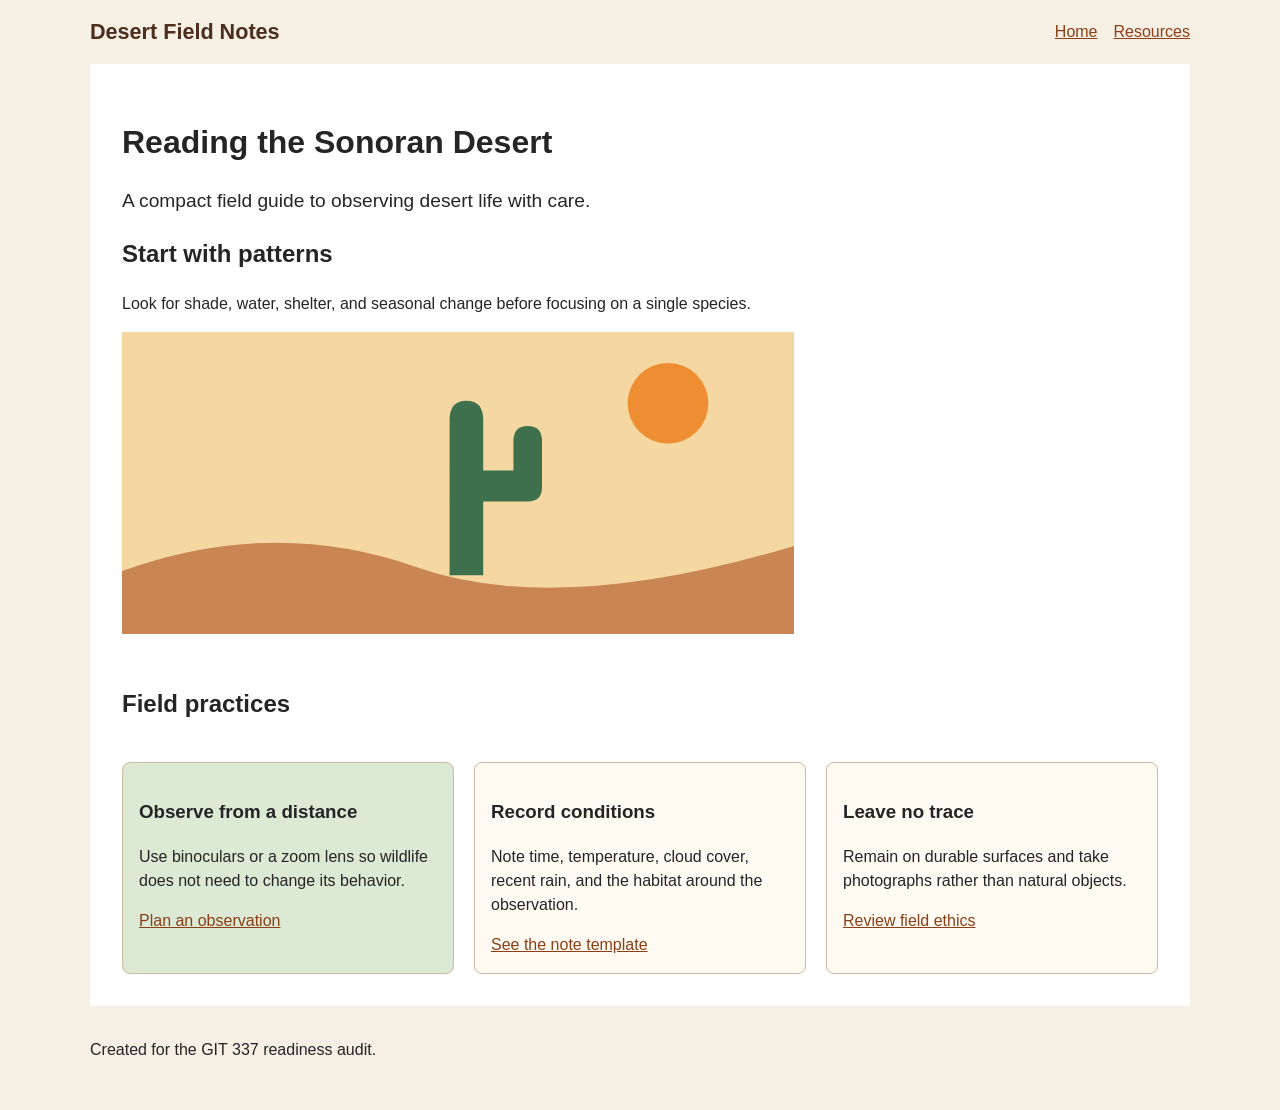
<file: index.html>
<!doctype html>
<html lang="en">
  <head>
    <meta charset="utf-8">
    <meta name="viewport" content="width=device-width, initial-scale=1">
    <title>Desert Field Notes</title>
    <link rel="stylesheet" href="css/styles.css">
  </head>
  <body>
    <header class="site-header">
      <a class="site-name" href="index.html">Desert Field Notes</a>
      <nav aria-label="Primary navigation">
        <ul class="nav-list">
          <li><a href="index.html">Home</a></li>
          <li><a href="pages/resources.html">Resources</a></li>
        </ul>
      </nav>
    </header>

    <main>
      <h1>Reading the Sonoran Desert</h1>
      <p class="lede">A compact field guide to observing desert life with care.</p>

      <section class="intro">
        <h2>Start with patterns</h2>
        <p>Look for shade, water, shelter, and seasonal change before focusing on a single species.</p>
        <img src="images/saguaro-study.svg" alt="yellow sunset with an orange sun on a desert hill with single cactus">
      </section>

      <section class="cards" aria-labelledby="field-practices">
        <h2 id="field-practices">Field practices</h2>
        <article class="card featured" id="featured-card">
          <h3>Observe from a distance</h3>
          <p>Use binoculars or a zoom lens so wildlife does not need to change its behavior.</p>
          <a href="pages/resources.html">Plan an observation</a>
        </article>
        <article class="card">
          <h3>Record conditions</h3>
          <p>Note time, temperature, cloud cover, recent rain, and the habitat around the observation.</p>
          <a href="pages/resources.html#notes">See the note template</a>
        </article>
        <article class="card">
          <h3>Leave no trace</h3>
          <p>Remain on durable surfaces and take photographs rather than natural objects.</p>
          <a href="pages/resources.html#ethics">Review field ethics</a>
        </article>
      </section>
    </main>

    <footer>
      <p>Created for the GIT 337 readiness audit.</p>
    </footer>
  </body>
</html>
</file>
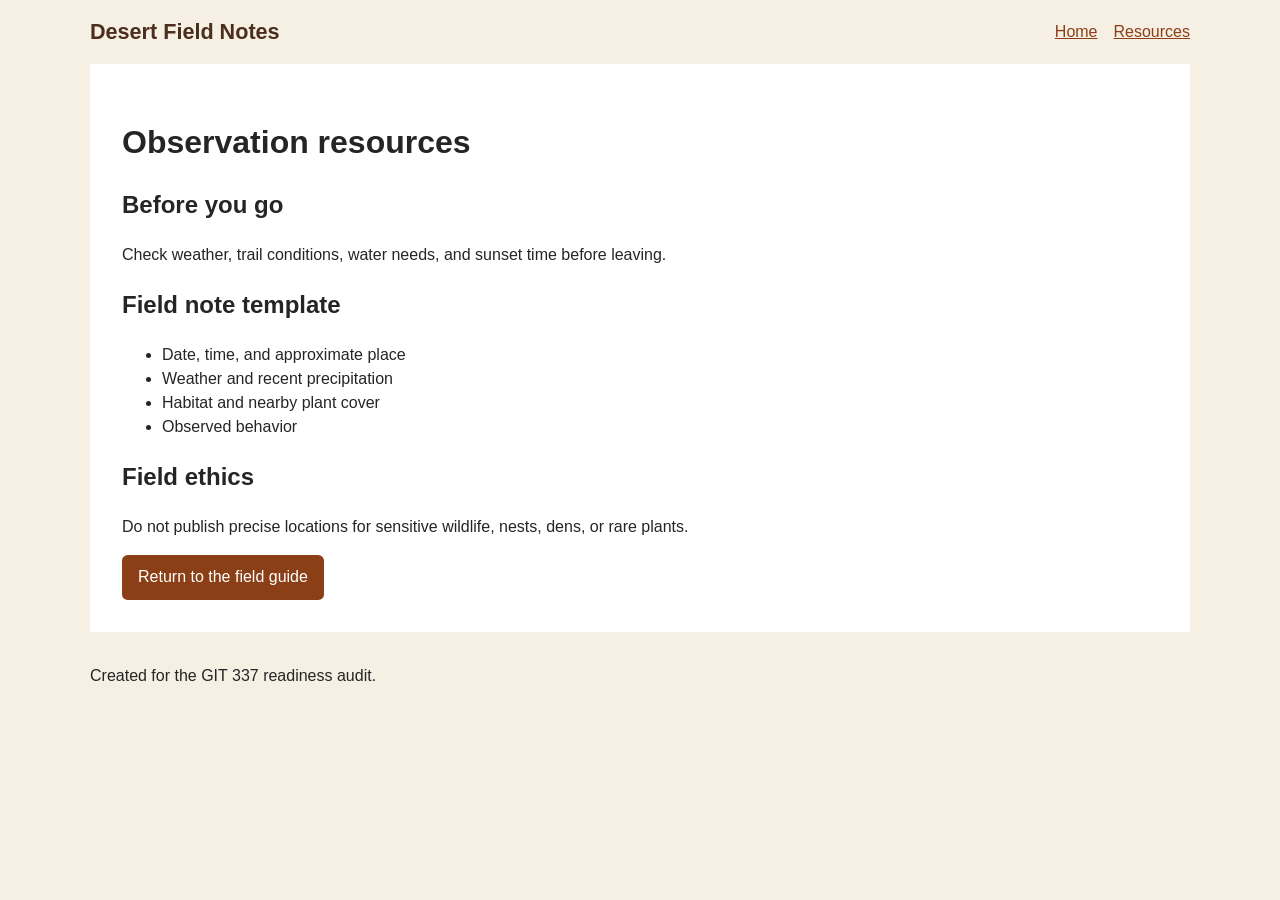
<file: pages/resources.html>
<!doctype html>
<html lang="en">
  <head>
    <meta charset="utf-8">
    <meta name="viewport" content="width=device-width, initial-scale=1">
    <title>Resources | Desert Field Notes</title>
    <link rel="stylesheet" href="../css/styles.css">
  </head>
  <body>
    <header class="site-header">
      <a class="site-name" href="../index.html">Desert Field Notes</a>
      <nav aria-label="Primary navigation">
        <ul class="nav-list">
          <li><a href="../index.html">Home</a></li>
          <li><a href="resources.html">Resources</a></li>
        </ul>
      </nav>
    </header>

    <main>
      <h1>Observation resources</h1>
      <section>
        <h2>Before you go</h2>
        <p>Check weather, trail conditions, water needs, and sunset time before leaving.</p>
      </section>

      <section id="notes">
        <h2>Field note template</h2>
        <ul>
          <li>Date, time, and approximate place</li>
          <li>Weather and recent precipitation</li>
          <li>Habitat and nearby plant cover</li>
          <li>Observed behavior</li>
        </ul>
      </section>

      <section id="ethics">
        <h2>Field ethics</h2>
        <p>Do not publish precise locations for sensitive wildlife, nests, dens, or rare plants.</p>
        <a class="button" href="../index.html">Return to the field guide</a>
      </section>
    </main>

    <footer>
      <p>Created for the GIT 337 readiness audit.</p>
    </footer>
  </body>
</html>
</file>
<file: css/styles.css>
* {
  box-sizing: border-box;
}

body {
  margin: 0;
  color: #252525;
  background: #f5efe4;
  font-family: Arial, Helvetica, sans-serif;
  line-height: 1.5;
}

a {
  color: #8b3f16;
}

a:focus {
  outline: 2px solid blue;
}

.site-header,
main,
footer {
  width: 100%;
  max-width: 1100px;
  margin-inline: auto;
}

.site-header {
  display: flex;
  align-items: center;
  justify-content: space-between;
  padding-block: 1rem;
}

.site-name {
  color: #4b2e1d;
  font-size: 1.35rem;
  font-weight: 700;
  text-decoration: none;
}

.nav-list {
  display: flex;
  gap: 1rem;
  margin: 0;
  padding: 0;
  list-style: none;
}

main {
  padding: 2rem;
  background: #fff;
}

.lede {
  max-width: 60ch;
  font-size: 1.2rem;
}

.intro img {
  display: block;
  width: 100%;
  max-width: 42rem;
  height: auto;
}

.cards {
  display: grid;
  grid-template-columns: repeat(auto-fit, minmax(260px, 1fr));  
  gap: 1.25rem;
  margin-top: 2rem;
}

.cards > h2 {
  grid-column: 1 / -1;
}

.card {
  padding: 1rem;
  border: 1px solid #cbbba5;
  border-radius: .5rem;
  background: #fffaf2;
}

.featured {
  background: #dce9d5;
}

.button {
  display: inline-block;
  padding: .65rem 1rem;
  color: white;
  background: #8b3f16;
  border-radius: .35rem;
  text-decoration: none;
}

footer {
  padding-block: 1rem 2rem;
}

@media (min-width: 500px) and (max-width: 700px) {
  .site-header {
    flex-direction: column;
    align-items: flex-start;
  }

  .cards {
    grid-template-columns: 1fr;
  }
}
</file>
